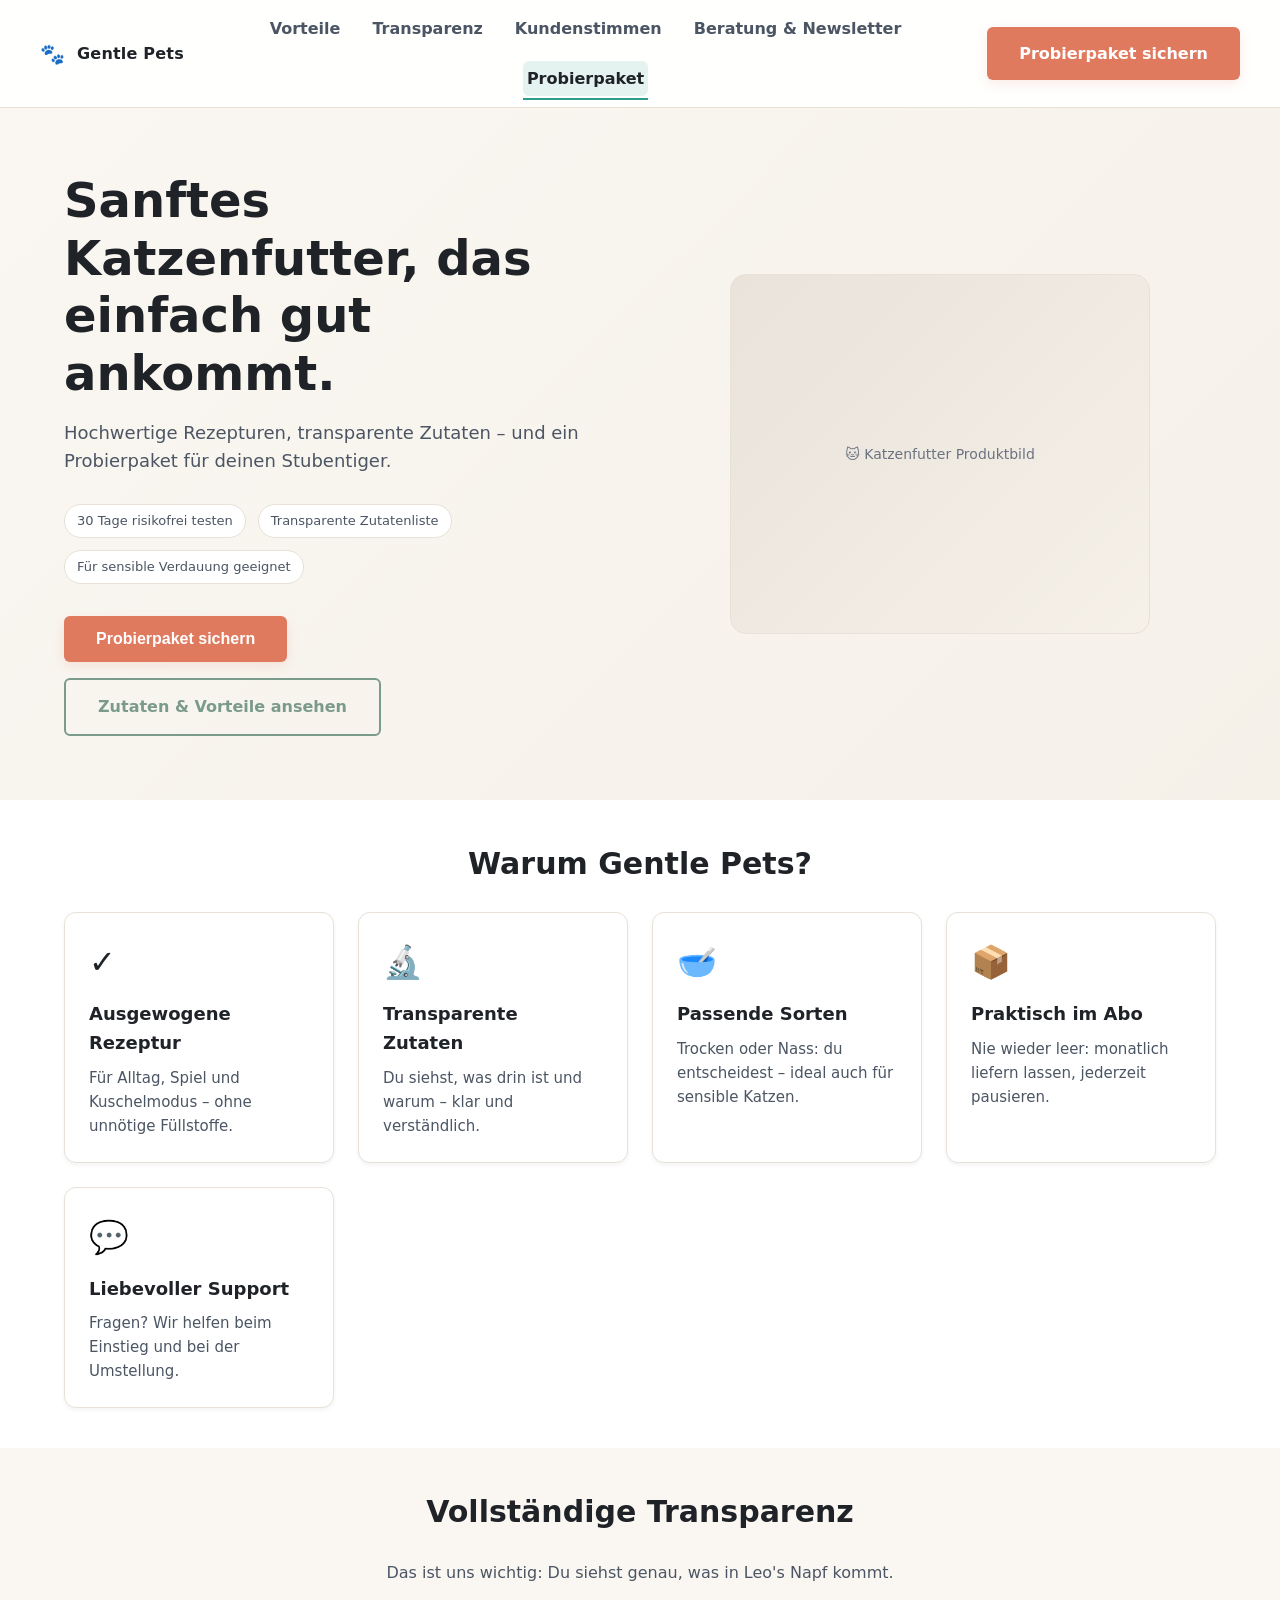
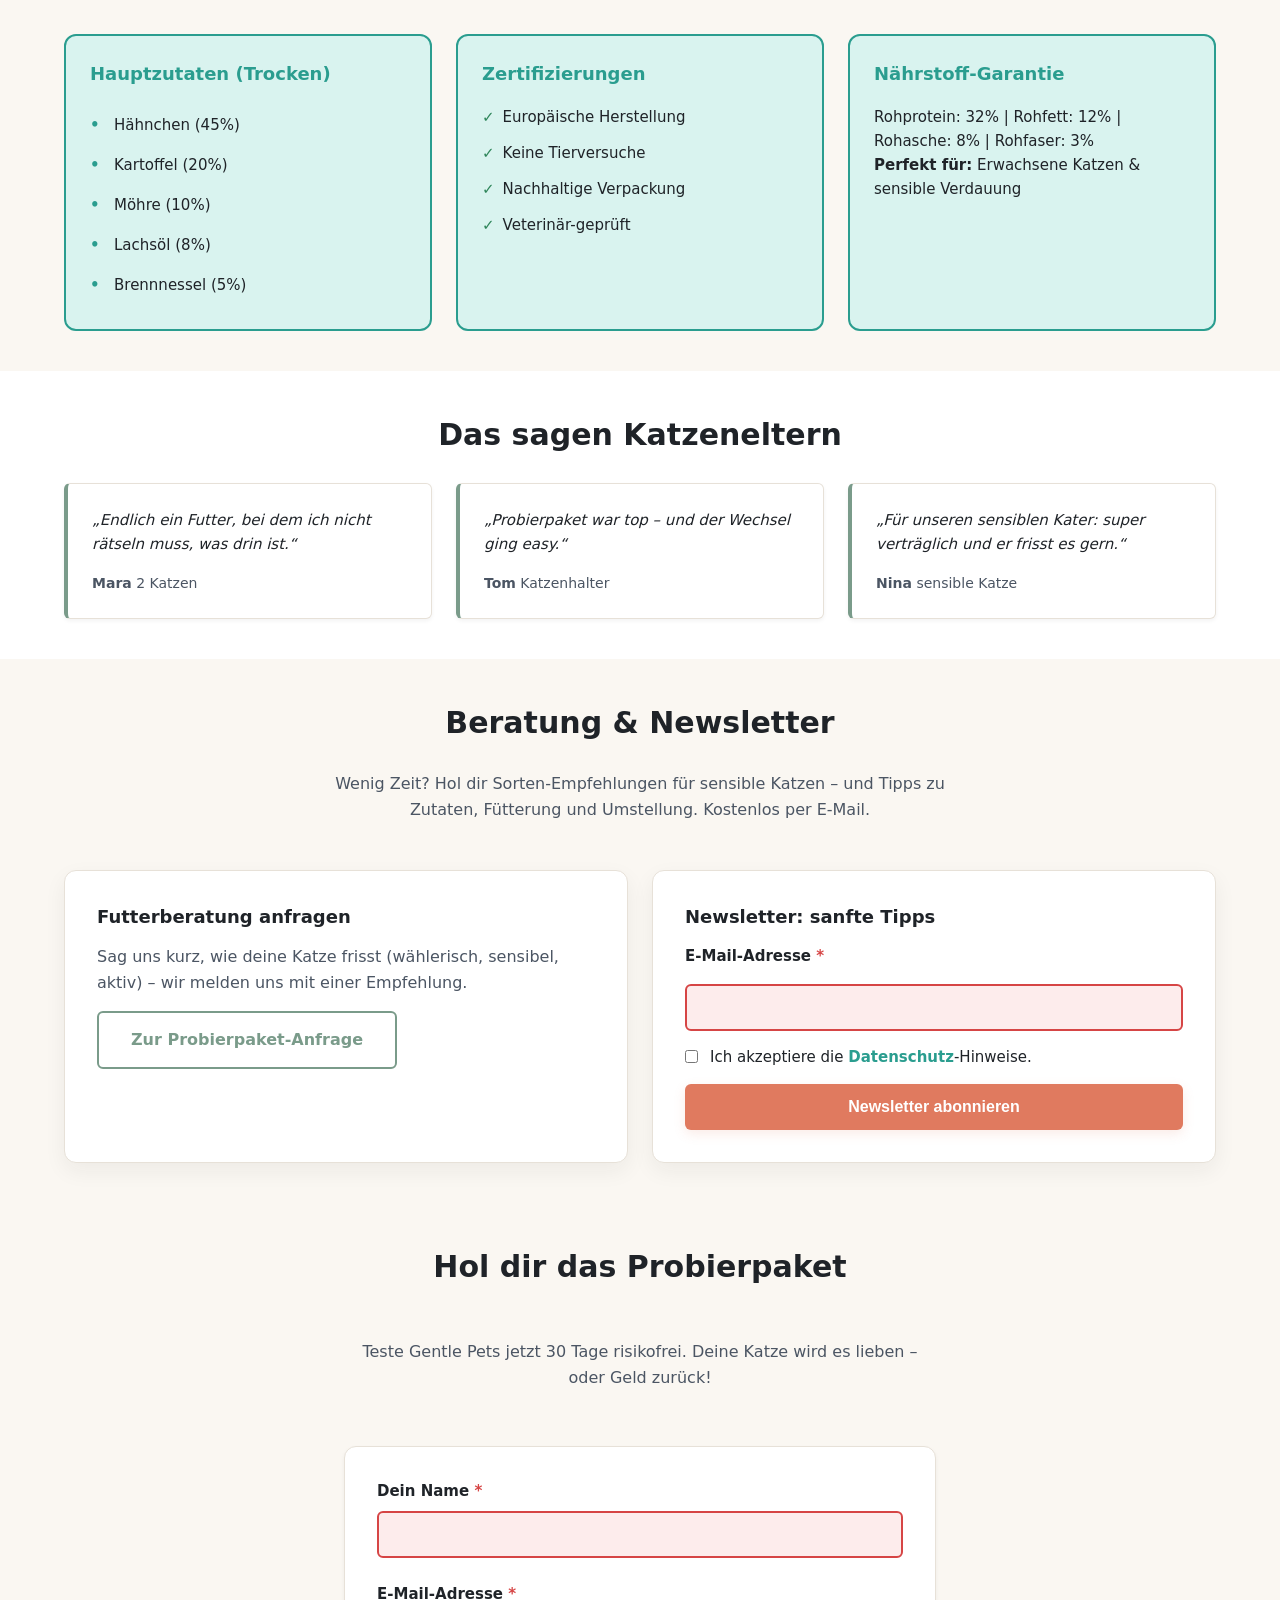
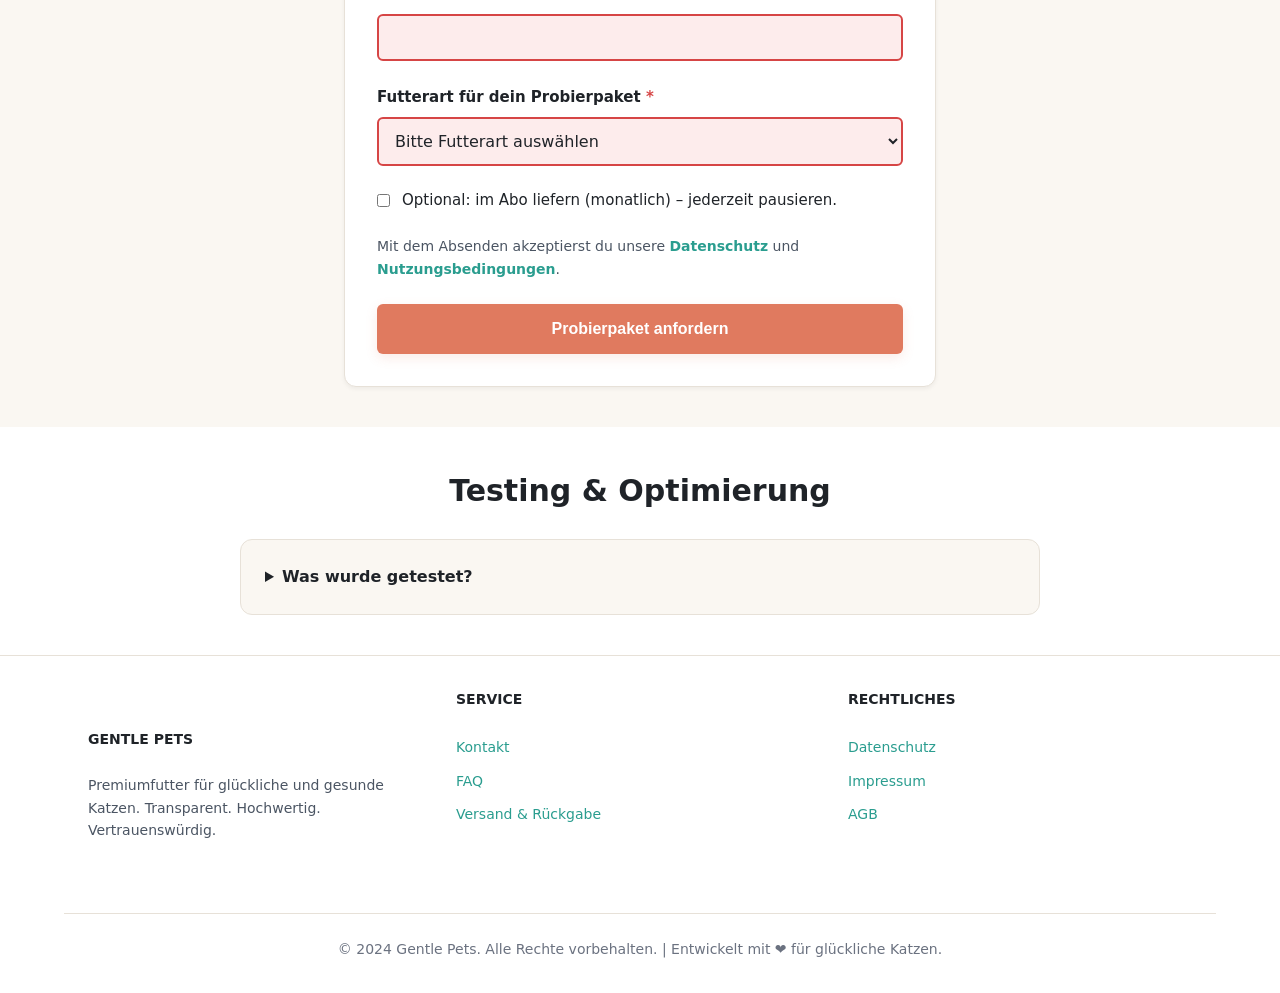
<file: docs/index.html>
<!doctype html>
<html lang="de">
  <head>
    <!-- =========================================================
      DOKUMENT: Gentle Pets – Landingpage (Katzenfutter)
      ZIEL: Klare Struktur, semantische Elemente, Navigation, A11y-Basics
      HINWEIS: CSS/JS bleiben extern (styles.css, main.js)
    ========================================================== -->
    <meta charset="UTF-8" />
    <meta name="viewport" content="width=device-width, initial-scale=1.0" />

    <title>Gentle Pets – Katzenfutter | Premium & Transparent</title>

    <!-- SEO (optional, aber sinnvoll) -->
    <meta
      name="description"
      content="Sanftes Katzenfutter für empfindliche Mägen: transparent, hochwertig, ohne unnötige Füllstoffe. Probierpaket 30 Tage risikofrei testen."
    />

    <link rel="stylesheet" href="css/styles.css" />
  </head>

  <body>
    <!-- Skip-Link für Tastatur-Navigation -->
    <a class="skip-link" href="#main">Zum Inhalt springen</a>

    <div class="page-wrapper">
      <!-- =========================================================
        HEADER + NAV
        - Brand/Logo
        - Primäre Navigation (Sprungmarken)
        - Primäre CTA im Header (optional)
      ========================================================== -->
      <header class="site-header" role="banner">
        <div class="container header-inner">
          <a class="brand" href="#" aria-label="Gentle Pets Startseite">
            <span class="brand-mark" aria-hidden="true">🐾</span>
            <span class="brand-name">Gentle Pets</span>
          </a>

          <nav class="site-nav" aria-label="Hauptnavigation">
            <ul class="nav-list">
              <li class="nav-item">
                <a class="nav-link" href="#vorteile">Vorteile</a>
              </li>
              <li class="nav-item">
                <a class="nav-link" href="#transparenz">Transparenz</a>
              </li>
              <li class="nav-item">
                <a class="nav-link" href="#stimmen">Kundenstimmen</a>
              </li>
              <li class="nav-item">
                <a class="nav-link" href="#beratung">Beratung & Newsletter</a>
              </li>
              <li class="nav-item">
                <a class="nav-link" href="#probierpaket">Probierpaket</a>
              </li>
            </ul>
          </nav>

          <div class="header-cta">
            <a
              class="btn btn-primary"
              href="#probierpaket"
              aria-label="Zum Probierpaket Formular"
            >
              Probierpaket sichern
            </a>
          </div>
        </div>
      </header>

      <!-- =========================================================
        MAIN (Inhaltsbereich)
      ========================================================== -->
      <main id="main" class="site-main" role="main">
        <!-- =======================================================
          HERO
          - Primäre Botschaft + CTA
          - Bild/Visual als figure
        ======================================================== -->
        <section class="hero" aria-labelledby="hero-title">
          <div class="container">
            <div class="hero-grid">
              <div class="hero-content">
                <h1 id="hero-title" class="hero-headline">
                  Sanftes Katzenfutter, das einfach gut ankommt.
                </h1>

                <p class="hero-subline">
                  Hochwertige Rezepturen, transparente Zutaten – und ein
                  Probierpaket für deinen Stubentiger.
                </p>

                <ul class="hero-trust-list" aria-label="Vertrauensmerkmale">
                  <li class="hero-trust-item">30 Tage risikofrei testen</li>
                  <li class="hero-trust-item">Transparente Zutatenliste</li>
                  <li class="hero-trust-item">Für sensible Verdauung geeignet</li>
                </ul>

                <div class="cta-group" role="group" aria-label="Hauptaktionen">
                  <button
                    class="btn btn-primary"
                    id="cta-hero"
                    type="button"
                    aria-label="Probierpaket sichern"
                  >
                    Probierpaket sichern
                  </button>

                  <a
                    class="btn btn-secondary"
                    id="cta-secondary"
                    href="#transparenz"
                    aria-label="Zutaten und Vorteile ansehen"
                  >
                    Zutaten &amp; Vorteile ansehen
                  </a>
                </div>
              </div>

              <div class="hero-image">
                <figure class="hero-figure">
                  <div
                    class="image-placeholder"
                    role="img"
                    aria-label="Produktbild Katzenfutter (Platzhalter)"
                  >
                    🐱 Katzenfutter Produktbild
                  </div>
                  <figcaption class="sr-only">
                    Gentle Pets Premium-Katzenfutter – Produktansicht.
                  </figcaption>
                </figure>
              </div>
            </div>
          </div>
        </section>

       

        <!-- =======================================================
          VORTEILE / USPs
          - Section-ID für Nav
          - Liste von Cards (article)
        ======================================================== -->
        <section id="vorteile" class="usps" aria-labelledby="usps-title">
          <div class="container">
            <h2 id="usps-title" class="section-title">Warum Gentle Pets?</h2>

            <div id="usps-grid" class="usps-grid" role="list">
              <article class="usp-card" role="listitem">
                <div class="usp-icon" aria-hidden="true">✓</div>
                <h3 class="usp-title">Ausgewogene Rezeptur</h3>
                <p class="usp-description">
                  Entwickelt für empfindliche Verdauung mit hochwertigen
                  Proteinen und ohne unnötige Füllstoffe.
                </p>
              </article>

              <article class="usp-card" role="listitem">
                <div class="usp-icon" aria-hidden="true">🍃</div>
                <h3 class="usp-title">Natürliche Zutaten</h3>
                <p class="usp-description">
                  Nur das Beste aus der Natur. Keine künstlichen Farb- oder
                  Konservierungsstoffe.
                </p>
              </article>

              <article class="usp-card" role="listitem">
                <div class="usp-icon" aria-hidden="true">🔬</div>
                <h3 class="usp-title">Transparente Inhaltsliste</h3>
                <p class="usp-description">
                  Jede Zutat ist benannt und verständlich. Keine versteckten
                  Inhaltsstoffe.
                </p>
              </article>

              <article class="usp-card" role="listitem">
                <div class="usp-icon" aria-hidden="true">💚</div>
                <h3 class="usp-title">Beliebt bei Katzen</h3>
                <p class="usp-description">
                  Leckermaul-getestet. 89% der Katzen mögen es vom ersten Bissen
                  an.
                </p>
              </article>

              <article class="usp-card" role="listitem">
                <div class="usp-icon" aria-hidden="true">🏆</div>
                <h3 class="usp-title">Zukunftsorientiert</h3>
                <p class="usp-description">
                  Nachhaltige Verpackung und ethische Beschaffung – für eine
                  bessere Zukunft.
                </p>
              </article>
            </div>
          </div>
        </section>

        <!-- =======================================================
          TRANSPARENZ / ZUTATEN
          - Bereits vorhandene ID behalten
          - Inhalte als Cards (article) + semantische Listen
        ======================================================== -->
        <section
          class="transparenz"
          id="transparenz"
          aria-labelledby="transparenz-title"
        >
          <div class="container">
            <h2 id="transparenz-title" class="section-title">
              Vollständige Transparenz
            </h2>
            <p class="section-subtitle">
              Das ist uns wichtig: Du siehst genau, was in Leo's Napf kommt.
            </p>

            <div class="transparenz-grid">
              <article
                class="info-card info-card-teal"
                aria-labelledby="zutaten-title"
              >
                <h3 id="zutaten-title" class="info-card-title">
                  Hauptzutaten (Trocken)
                </h3>
                <ul class="ingredients-list">
                  <li>Hähnchen (45%)</li>
                  <li>Kartoffel (20%)</li>
                  <li>Möhre (10%)</li>
                  <li>Lachsöl (8%)</li>
                  <li>Brennnessel (5%)</li>
                </ul>
              </article>

              <article
                class="info-card info-card-teal"
                aria-labelledby="zert-title"
              >
                <h3 id="zert-title" class="info-card-title">
                  Zertifizierungen
                </h3>
                <ul class="certifications-list">
                  <li class="certification-item">
                    <span class="certification-check" aria-hidden="true"
                      >✓</span
                    >
                    Europäische Herstellung
                  </li>
                  <li class="certification-item">
                    <span class="certification-check" aria-hidden="true"
                      >✓</span
                    >
                    Keine Tierversuche
                  </li>
                  <li class="certification-item">
                    <span class="certification-check" aria-hidden="true"
                      >✓</span
                    >
                    Nachhaltige Verpackung
                  </li>
                  <li class="certification-item">
                    <span class="certification-check" aria-hidden="true"
                      >✓</span
                    >
                    Veterinär-geprüft
                  </li>
                </ul>
              </article>

              <article
                class="info-card info-card-teal"
                aria-labelledby="naehr-title"
              >
                <h3 id="naehr-title" class="info-card-title">
                  Nährstoff-Garantie
                </h3>
                <p class="nutrient-info">
                  Rohprotein: 32% | Rohfett: 12% | Rohasche: 8% | Rohfaser: 3%
                </p>
                <p class="nutrient-info">
                  <strong>Perfekt für:</strong> Erwachsene Katzen &amp; sensible
                  Verdauung
                </p>
              </article>
            </div>
          </div>
        </section>

        <!-- =======================================================
          KUNDENSTIMMEN
          - ID für Nav
          - Testimonials als figure/blockquote
        ======================================================== -->
        <section
          id="stimmen"
          class="testimonials"
          aria-labelledby="testimonials-title"
        >
          <div class="container">
            <h2 id="testimonials-title" class="section-title">
              Das sagen Katzeneltern
            </h2>

            <div id="testimonials-grid" class="testimonials-grid">
              <figure class="testimonial-card">
                <blockquote class="testimonial-text">
                  „Endlich ein Futter, bei dem ich nicht rätseln muss, was drin
                  ist. Leo's Verdauung ist seitdem perfekt!“
                </blockquote>
                <figcaption class="testimonial-author">
                  <span class="testimonial-name">Sarah M.</span>
                  <span class="testimonial-cat">Leo, 5 Jahre</span>
                </figcaption>
              </figure>

              <figure class="testimonial-card">
                <blockquote class="testimonial-text">
                  „Meine Luna war immer sehr wählerisch. Mit Gentle Pets frisst
                  sie begeistert – und der Preis ist es wert.“
                </blockquote>
                <figcaption class="testimonial-author">
                  <span class="testimonial-name">Marc K.</span>
                  <span class="testimonial-cat">Luna, 3 Jahre</span>
                </figcaption>
              </figure>

              <figure class="testimonial-card">
                <blockquote class="testimonial-text">
                  „Transparenz war mir wichtig. Hier sehe ich genau, was meine
                  Katze frisst. Sehr zu empfehlen!“
                </blockquote>
                <figcaption class="testimonial-author">
                  <span class="testimonial-name">Anna H.</span>
                  <span class="testimonial-cat">Mittens, 7 Jahre</span>
                </figcaption>
              </figure>
            </div>
          </div>
        </section>

        <section
          id="beratung"
          class="beratung"
          aria-labelledby="beratung-title"
        >
          <div class="container">
            <h2 id="beratung-title" class="section-title">
              Beratung & Newsletter
            </h2>
            <p class="section-subtitle">
              Wenig Zeit? Hol dir Sorten-Empfehlungen für sensible Katzen – und
              Tipps zu Zutaten, Fütterung und Umstellung. Kostenlos per E-Mail.
            </p>

            <div class="beratung-grid">
              <article
                class="beratung-card"
                aria-labelledby="beratung-card-title"
              >
                <h3 id="beratung-card-title" class="beratung-title">
                  Futterberatung anfragen
                </h3>
                <p class="beratung-text">
                  Sag uns kurz, wie deine Katze frisst (wählerisch, sensibel,
                  aktiv) – wir melden uns mit einer Empfehlung.
                </p>
                <a class="btn btn-secondary" href="#probierpaket"
                  >Zur Probierpaket-Anfrage</a
                >
              </article>

              <article class="beratung-card" aria-labelledby="newsletter-title">
                <h3 id="newsletter-title" class="beratung-title">
                  Newsletter: sanfte Tipps
                </h3>
                <form id="newsletter-form" class="newsletter-form" novalidate>
                  <label class="form-label" for="newsletter-email">
                    E-Mail-Adresse <span class="required">*</span>
                  </label>
                  <input
                    id="newsletter-email"
                    name="newsletter-email"
                    type="email"
                    class="form-input"
                    inputmode="email"
                    autocomplete="email"
                    required
                    aria-invalid="false"
                    aria-describedby="newsletter-email-error"
                  />
                  <div
                    id="newsletter-email-error"
                    class="error-message"
                    role="alert"
                    aria-live="polite"
                  ></div>

                  <label class="checkbox">
                    <input id="newsletter-consent" type="checkbox" required />
                    <span
                      >Ich akzeptiere die
                      <a href="#">Datenschutz</a>-Hinweise.</span
                    >
                  </label>

                  <button type="submit" class="btn btn-primary">
                    Newsletter abonnieren
                  </button>
                  <p
                    id="newsletter-success"
                    class="newsletter-success hidden"
                    aria-live="polite"
                  ></p>
                </form>
              </article>
            </div>
          </div>
        </section>

        <!-- =======================================================
          FORMULAR / PROBIERPAKET
          - ID für Nav
          - A11y: autocomplete, required, aria-describedby bleibt
        ======================================================== -->
        <section
          id="probierpaket"
          class="form-section"
          aria-labelledby="form-title"
        >
          <div class="container form-container">
            <div id="form-wrapper" class="form-wrapper">
              <h2 id="form-title" class="section-title">
                Hol dir das Probierpaket
              </h2>
              <p class="form-subtitle">
                Teste Gentle Pets jetzt 30 Tage risikofrei. Deine Katze wird es
                lieben – oder Geld zurück!
              </p>

              <form id="probierpaket-form" class="form" novalidate>
                <div class="form-group">
                  <label for="name" class="form-label">
                    Dein Name <span class="required">*</span>
                  </label>
                  <input
                    type="text"
                    id="name"
                    name="name"
                    class="form-input"
                    required
                    autocomplete="name"
                    aria-invalid="false"
                    aria-describedby="name-error"
                  />
                  <div
                    id="name-error"
                    class="error-message"
                    role="alert"
                    aria-live="polite"
                  ></div>
                </div>

                <div class="form-group">
                  <label for="email" class="form-label">
                    E-Mail-Adresse <span class="required">*</span>
                  </label>
                  <input
                    type="email"
                    id="email"
                    name="email"
                    class="form-input"
                    required
                    autocomplete="email"
                    inputmode="email"
                    aria-invalid="false"
                    aria-describedby="email-error"
                  />
                  <div
                    id="email-error"
                    class="error-message"
                    role="alert"
                    aria-live="polite"
                  ></div>
                </div>

                <div class="form-group">
                  <label for="futterwahl" class="form-label">
                    Futterart für dein Probierpaket
                    <span class="required">*</span>
                  </label>
                  <select
                    id="futterwahl"
                    name="futterwahl"
                    class="form-input"
                    required
                    aria-invalid="false"
                    aria-describedby="futterwahl-error"
                  >
                    <option value="" selected>
                      Bitte Futterart auswählen
                    </option>
                    <option value="trocken">Trockenfutter (500g)</option>
                    <option value="nass">Nassfutter Variety (6x 100g)</option>
                    <option value="mix">
                      Mix-Paket (250g Trocken + 3x 100g Nass)
                    </option>
                  </select>
                  <div
                    id="futterwahl-error"
                    class="error-message"
                    role="alert"
                    aria-live="polite"
                  ></div>
                </div>

                <div class="form-group">
                  <label class="checkbox" for="abo">
                    <input type="checkbox" id="abo" name="abo" />
                    <span
                      >Optional: im Abo liefern (monatlich) – jederzeit
                      pausieren.</span
                    >
                  </label>
                </div>

                <p class="form-disclaimer">
                  Mit dem Absenden akzeptierst du unsere
                  <a href="#">Datenschutz</a> und
                  <a href="#">Nutzungsbedingungen</a>.
                </p>

                <button type="submit" class="btn btn-primary btn-submit">
                  Probierpaket anfordern
                </button>
              </form>
            </div>

            <div
              id="success-message"
              class="success-message hidden"
              aria-live="polite"
            >
              <div class="success-icon" aria-hidden="true">✓</div>
              <h3 class="success-title">Juhu! 🎉</h3>
              <p class="success-text">
                Danke, <span id="success-name"></span>! Wir haben deine Anfrage
                erhalten und senden dir unter
                <span id="success-email"></span> in Kürze alle Details und eine
                Versandbestätigung.
              </p>
              <p class="success-text success-text-secondary">
                Dein <span id="success-product"></span> kommt in 2–3 Werktagen
                an. Viel Spaß beim Ausprobieren! 😺
              </p>
            </div>
          </div>
        </section>

        <section class="testing" aria-labelledby="testing-title">
          <div class="container">
            <h2 id="testing-title" class="section-title">
              Testing & Optimierung
            </h2>
            <details class="testing-details">
              <summary>Was wurde getestet?</summary>
              <ul class="testing-list">
                <li>
                  <strong>Methode:</strong> Keyboard- und Screenreader-Check
                  (Fokusführung, Alerts, Labels) + Mobile-Viewport-Test.
                </li>
                <li>
                  <strong>Ergebnis:</strong> Navigation ist per Tastatur
                  vollständig bedienbar; Skip-Link sichtbar bei Fokus.
                </li>
                <li>
                  <strong>Verbesserung:</strong> Formular-Fehler werden zentral
                  (Alert) und feldbezogen angezeigt; Reduced Motion wird
                  respektiert.
                </li>
              </ul>
            </details>
          </div>
        </section>
      </main>

      <!-- =========================================================
        FOOTER
        - Ergänzt: Footer-Navigation (optional)
      ========================================================== -->
      <footer class="footer" role="contentinfo">
        <div class="container">
          <div class="footer-grid">
            <section class="footer-section" aria-labelledby="footer-brand">
              <h4 id="footer-brand" class="footer-title">Gentle Pets</h4>
              <p class="footer-text">
                Premiumfutter für glückliche und gesunde Katzen. Transparent.
                Hochwertig. Vertrauenswürdig.
              </p>
            </section>

            <nav class="footer-section" aria-label="Service Links">
              <h4 class="footer-title">Service</h4>
              <ul class="footer-links">
                <li><a href="#">Kontakt</a></li>
                <li><a href="#">FAQ</a></li>
                <li><a href="#">Versand &amp; Rückgabe</a></li>
              </ul>
            </nav>

            <nav class="footer-section" aria-label="Rechtliches">
              <h4 class="footer-title">Rechtliches</h4>
              <ul class="footer-links">
                <li><a href="#">Datenschutz</a></li>
                <li><a href="#">Impressum</a></li>
                <li><a href="#">AGB</a></li>
              </ul>
            </nav>
          </div>

          <div class="footer-bottom">
            <p class="footer-copyright">
              © 2024 Gentle Pets. Alle Rechte vorbehalten. | Entwickelt mit ❤️
              für glückliche Katzen.
            </p>
          </div>
        </div>
      </footer>
    </div>

    <script src="js/main.js"></script>
  </body>
</html>
</file>
<file: docs/css/styles.css>
/* ===== CSS-VARIABLEN (Palette A) ===== */
:root {
  /* Hintergründe */
  --bg: #faf7f2;
  --surface: #ffffff;
  --border: #e7e1d8;

  /* Text */
  --text: #1f2328;
  --text-2: #4b5563;
  --muted: #6b7280;

  /* Primär (CTA) */
  --primary: #e07a5f;
  --primary-hover: #d9684f;

  /* Sekundär (Brand/Natur) */
  --secondary: #7a9b8a;
  --secondary-hover: #6a8d7d;

  /* Info/Trust (Zutaten, Transparenz) */
  --info: #2a9d8f;
  --info-tint: #d9f3ef;

  /* Fokus */
  --focus: #2a9d8f;

  /* Zustände */
  --success: #2f855a;
  --warning: #b7791f;
  --error: #d64545;
  --error-tint: #fdecec;

  /* Spacing */
  --spacing-xs: 0.5rem;
  --spacing-sm: 0.75rem;
  --spacing-md: 1rem;
  --spacing-lg: 1.5rem;
  --spacing-xl: 2rem;
  --spacing-2xl: 3rem;

  /* Border Radius */
  --radius-sm: 0.375rem;
  --radius-md: 0.75rem;
  --radius-lg: 1rem;

  /* Shadows */
  --shadow-sm: 0 2px 4px rgba(0, 0, 0, 0.05);
  --shadow-md: 0 4px 12px rgba(224, 122, 95, 0.15);
  --shadow-lg: 0 6px 16px rgba(224, 122, 95, 0.25);

  /* Transitions */
  --transition: all 0.2s ease;
}

/* ===== RESET & GLOBALE STYLES ===== */
* {
  margin: 0;
  padding: 0;
  box-sizing: border-box;
}

html {
  scroll-behavior: smooth;
}

body {
  font-family:
    system-ui,
    -apple-system,
    "Segoe UI",
    Roboto,
    sans-serif;
  background-color: var(--bg);
  color: var(--text);
  line-height: 1.6;
  font-size: 1rem;
  -webkit-font-smoothing: antialiased;
  text-rendering: optimizeLegibility;
}

.page-wrapper {
  display: flex;
  flex-direction: column;
  min-height: 100vh;
}

/* ===== CONTAINER ===== */
.container {
  width: 100%;
  max-width: 1200px;
  margin: 0 auto;
  padding: 0 var(--spacing-lg);
}

/* ===== HEADER + NAV ===== */
.site-header {
  background-color: rgba(255, 255, 255, 0.9);
  border-bottom: 1px solid var(--border);
  position: sticky;
  top: 0;
  z-index: 50;
  backdrop-filter: blur(10px);
}

.header-inner {
  display: flex;
  align-items: center;
  justify-content: space-between;
  gap: var(--spacing-lg);
  padding: var(--spacing-md) 0;
}

.brand {
  display: inline-flex;
  align-items: center;
  gap: var(--spacing-sm);
  color: var(--text);
  text-decoration: none;
  font-weight: 800;
}

.brand-mark {
  font-size: 1.25rem;
}

.brand-name {
  font-size: 1rem;
  letter-spacing: 0.2px;
}

.site-nav {
  flex: 1;
  display: flex;
  justify-content: center;
}

.nav-list {
  list-style: none;
  display: flex;
  align-items: center;
  gap: var(--spacing-lg);
  margin: 0;
  padding: 0;
  flex-wrap: wrap;
  justify-content: center;
}

.nav-link {
  color: var(--text-2);
  text-decoration: none;
  font-weight: 600;
  padding: 0.5rem 0.25rem;
  border-radius: var(--radius-sm);
  transition: var(--transition);
}

.nav-link:hover,
.nav-link:focus {
  color: var(--text);
  background-color: rgba(42, 157, 143, 0.08);
}

.nav-link[aria-current="page"],
.nav-link.is-active {
  color: var(--text);
  background-color: rgba(42, 157, 143, 0.12);
}

.header-cta {
  display: flex;
  align-items: center;
}

/* ===== SKIP LINK ===== */
.skip-link {
  position: absolute;
  left: var(--spacing-lg);
  top: var(--spacing-lg);
  transform: translateY(-200%);
  background-color: var(--surface);
  border: 2px solid var(--info);
  color: var(--text);
  padding: 0.75rem 1rem;
  border-radius: var(--radius-sm);
  z-index: 100;
  text-decoration: none;
  box-shadow: var(--shadow-sm);
}

.skip-link:focus {
  transform: translateY(0);
  outline: none;
}

/* ===== HERO-BEREICH ===== */
.hero {
  background: linear-gradient(135deg, #faf7f2 0%, #f5f0e8 100%);
  padding: calc(var(--spacing-2xl) + 1rem) var(--spacing-lg);
}

.hero-grid {
  display: grid;
  grid-template-columns: repeat(auto-fit, minmax(300px, 1fr));
  gap: var(--spacing-2xl);
  align-items: center;
}

.hero-figure {
  width: 100%;
  max-width: 420px;
}

.image-placeholder {
  width: 100%;
  height: 360px;
  background: linear-gradient(
    135deg,
    rgba(231, 225, 216, 0.9),
    rgba(245, 240, 232, 0.9)
  );
  border: 1px solid var(--border);
  border-radius: var(--radius-lg);
  display: flex;
  justify-content: center;
  align-items: center;
  color: var(--muted);
  font-size: 0.875rem;
  text-align: center;
  padding: var(--spacing-lg);
}

.hero-content {
  display: flex;
  flex-direction: column;
  gap: var(--spacing-md);
}

.hero-headline {
  font-size: clamp(2rem, 5vw, 3rem);
  line-height: 1.2;
  font-weight: 700;
  color: var(--text);
}

.hero-subline {
  font-size: 1.125rem;
  line-height: 1.6;
  color: var(--text-2);
}

.cta-group {
  display: flex;
  flex-wrap: wrap;
  gap: var(--spacing-md);
  margin-top: var(--spacing-md);
}

.hero-trust-list {
  list-style: none;
  display: flex;
  flex-wrap: wrap;
  gap: var(--spacing-sm);
  margin-top: var(--spacing-sm);
  padding: 0;
}

.hero-trust-item {
  border: 1px solid var(--border);
  background-color: var(--surface);
  border-radius: 999px;
  padding: 0.35rem 0.75rem;
  font-size: 0.8125rem;
  color: var(--text-2);
}

.hero-image {
  display: flex;
  justify-content: center;
  align-items: center;
}

/* ===== BUTTONS ===== */
.btn {
  border: none;
  padding: 0.875rem 2rem;
  font-size: 1rem;
  font-weight: 600;
  border-radius: var(--radius-sm);
  cursor: pointer;
  transition: var(--transition);
  outline: none;
  display: inline-flex;
  align-items: center;
  justify-content: center;
  text-decoration: none;
}

.btn:focus-visible {
  outline: 3px solid var(--focus);
  outline-offset: 2px;
}

.btn-primary {
  background-color: var(--primary);
  color: #ffffff;
  box-shadow: var(--shadow-md);
}

.btn-primary:hover,
.btn-primary:focus {
  background-color: var(--primary-hover);
  box-shadow: var(--shadow-lg);
}

.btn-primary:active {
  transform: scale(0.98);
}

.btn-primary:disabled {
  opacity: 0.7;
  cursor: not-allowed;
}

a.btn {
  text-decoration: none;
}

a.btn:visited {
  color: inherit;
}

.btn-secondary {
  background-color: transparent;
  color: var(--secondary);
  border: 2px solid var(--secondary);
}

.btn-secondary:hover,
.btn-secondary:focus {
  background-color: var(--secondary);
  color: #ffffff;
}

.btn-submit {
  width: 100%;
  padding: 1rem;
  font-weight: 700;
}

/* ===== SECTION STYLES ===== */
section {
  padding: calc(var(--spacing-2xl) - 0.5rem) var(--spacing-lg);
  flex: 1;
}

.section-title {
  font-size: 1.875rem;
  font-weight: 700;
  margin-bottom: var(--spacing-lg);
  text-align: center;
  color: var(--text);
}

.section-subtitle {
  font-size: 1rem;
  color: var(--text-2);
  text-align: center;
  margin-bottom: var(--spacing-2xl);
  max-width: 60ch;
  margin-left: auto;
  margin-right: auto;
}

/* ===== CUSTOMER JOURNEY ===== */
.journey {
  background-color: var(--surface);
}

.journey-grid {
  display: grid;
  grid-template-columns: repeat(auto-fit, minmax(240px, 1fr));
  gap: var(--spacing-lg);
}

.journey-card {
  background-color: var(--surface);
  border: 1px solid var(--border);
  border-radius: var(--radius-md);
  padding: var(--spacing-lg);
  box-shadow: var(--shadow-sm);
}

.journey-step {
  display: inline-block;
  margin-bottom: var(--spacing-xs);
  font-size: 0.8125rem;
  font-weight: 700;
  letter-spacing: 0.04em;
  text-transform: uppercase;
  color: var(--info);
}

.journey-card-title {
  font-size: 1.1rem;
  margin-bottom: var(--spacing-xs);
}

.journey-card-text {
  color: var(--text-2);
  font-size: 0.9375rem;
}

/* ===== USPs / VORTEILE ===== */
.usps {
  background-color: var(--surface);
}

.usps-grid {
  display: grid;
  grid-template-columns: repeat(auto-fit, minmax(250px, 1fr));
  gap: var(--spacing-lg);
}

.usp-card {
  background-color: var(--surface);
  border: 1px solid var(--border);
  border-radius: var(--radius-md);
  padding: var(--spacing-lg);
  box-shadow: var(--shadow-sm);
  transition:
    transform 0.2s ease,
    box-shadow 0.2s ease,
    border-color 0.2s ease;
}

.usp-card:hover {
  border-color: rgba(122, 155, 138, 0.6);
  box-shadow: 0 10px 28px rgba(31, 35, 40, 0.08);
  transform: translateY(-2px);
}

.usp-icon {
  font-size: 2rem;
  margin-bottom: var(--spacing-sm);
}

.usp-title {
  font-size: 1.125rem;
  font-weight: 600;
  margin-bottom: var(--spacing-xs);
  color: var(--text);
}

.usp-description {
  font-size: 0.9375rem;
  line-height: 1.6;
  color: var(--text-2);
}

/* ===== TRANSPARENZ / ZUTATEN ===== */
.transparenz {
  background-color: var(--bg);
}

.transparenz-grid {
  display: grid;
  grid-template-columns: repeat(auto-fit, minmax(280px, 1fr));
  gap: var(--spacing-lg);
}

.info-card {
  background-color: var(--info-tint);
  border: 2px solid var(--info);
  border-radius: var(--radius-md);
  padding: var(--spacing-lg);
}

.info-card-teal {
  background-color: var(--info-tint);
  border-color: var(--info);
}

.info-card-title {
  font-size: 1.125rem;
  font-weight: 700;
  color: var(--info);
  margin-bottom: var(--spacing-md);
}

.ingredients-list {
  list-style: none;
  padding: 0;
  margin: 0;
}

.ingredients-list li {
  font-size: 0.9375rem;
  padding: 0.5rem 0;
  padding-left: var(--spacing-lg);
  position: relative;
  color: var(--text);
}

.ingredients-list li::before {
  content: "•";
  position: absolute;
  left: 0;
  color: var(--info);
  font-weight: 700;
}

.certifications-list {
  display: flex;
  flex-direction: column;
  gap: var(--spacing-sm);
}

.certification-item {
  font-size: 0.9375rem;
  color: var(--text);
  display: flex;
  align-items: center;
  gap: var(--spacing-xs);
}

.certification-check {
  color: var(--success);
  font-weight: 700;
}

.nutrient-info {
  font-size: 0.9375rem;
  line-height: 1.6;
  color: var(--text);
  margin: 0;
}

/* ===== TESTIMONIALS ===== */
.testimonials {
  background-color: var(--surface);
}

.testimonials-grid {
  display: grid;
  grid-template-columns: repeat(auto-fit, minmax(300px, 1fr));
  gap: var(--spacing-lg);
}

.testimonial-card {
  background-color: var(--surface);
  border: 1px solid var(--border);
  border-left: 4px solid var(--secondary);
  border-radius: var(--radius-sm);
  padding: var(--spacing-lg);
  box-shadow: var(--shadow-sm);
  transition:
    transform 0.2s ease,
    box-shadow 0.2s ease;
}

.testimonial-card:hover {
  transform: translateY(-2px);
  box-shadow: 0 10px 28px rgba(31, 35, 40, 0.08);
}

.testimonial-text {
  font-size: 0.9375rem;
  line-height: 1.6;
  margin-bottom: var(--spacing-md);
  color: var(--text);
  font-style: italic;
  quotes: "„" "“";
}

.testimonial-author {
  font-size: 0.875rem;
  color: var(--text-2);
}

.testimonial-name {
  margin: 0.25rem 0;
  font-weight: 600;
}

.testimonial-cat {
  margin: 0.25rem 0;
}

/* ===== BERATUNG / NEWSLETTER ===== */
.beratung {
  background-color: var(--bg);
}

.beratung-grid {
  display: grid;
  grid-template-columns: repeat(auto-fit, minmax(280px, 1fr));
  gap: var(--spacing-lg);
}

.beratung-card {
  background-color: var(--surface);
  border: 1px solid var(--border);
  border-radius: var(--radius-md);
  padding: var(--spacing-xl);
  box-shadow: 0 8px 22px rgba(31, 35, 40, 0.06);
  transition: var(--transition);
}

.beratung-card:hover {
  transform: translateY(-2px);
  box-shadow: var(--shadow-md);
}

.beratung-title {
  font-size: 1.125rem;
  font-weight: 800;
  margin-bottom: var(--spacing-sm);
}

.beratung-text {
  color: var(--text-2);
  margin-bottom: var(--spacing-md);
}

.newsletter-form {
  display: flex;
  flex-direction: column;
  gap: var(--spacing-md);
}

.newsletter-success {
  margin: 0;
  font-weight: 700;
  color: var(--success);
}

.newsletter-success.hidden {
  display: none;
}

/* ===== CHECKBOX ===== */
.checkbox {
  display: inline-flex;
  align-items: flex-start;
  gap: var(--spacing-sm);
  font-size: 0.9375rem;
  color: var(--text);
  line-height: 1.4;
}

.checkbox input {
  margin-top: 0.2rem;
}

.checkbox a {
  color: var(--info);
  font-weight: 700;
  text-decoration: none;
}

.checkbox a:hover {
  text-decoration: underline;
}

/* ===== TESTING ===== */
.testing {
  background-color: var(--surface);
}

.testing-details {
  max-width: 800px;
  margin: 0 auto;
  background-color: var(--bg);
  border: 1px solid var(--border);
  border-radius: var(--radius-md);
  padding: var(--spacing-lg);
}

.testing-details summary {
  cursor: pointer;
  font-weight: 800;
}

.testing-list {
  margin-top: var(--spacing-md);
  padding-left: 1.25rem;
  color: var(--text-2);
}

/* ===== MICRO-ANIMATIONEN ===== */
/* 1) Nav underline (Transition) */
.nav-link {
  position: relative;
}

.nav-link::after {
  content: "";
  position: absolute;
  left: 0;
  bottom: -4px;
  width: 0;
  height: 2px;
  background-color: var(--info);
  transition: width 0.2s ease;
}

.nav-link:hover::after,
.nav-link:focus::after,
.nav-link.is-active::after {
  width: 100%;
}

/* 2) Card pop (Transition) */
.usp-card,
.testimonial-card {
  transition:
    transform 0.2s ease,
    box-shadow 0.2s ease,
    border-color 0.2s ease;
}

.usp-card:hover,
.testimonial-card:hover {
  transform: translateY(-2px);
}

/* 3) Squash & Stretch (Animationsprinzip sichtbar) */
@keyframes squashPop {
  0% {
    transform: scale(1);
  }
  45% {
    transform: scale(1.08, 0.92);
  }
  70% {
    transform: scale(0.98, 1.02);
  }
  100% {
    transform: scale(1);
  }
}

.success-icon.is-animated {
  animation: squashPop 420ms ease-out;
}

/* Anticipation: leichte Vorbewegung im Hero */
@keyframes anticipationIn {
  0% {
    transform: translateY(8px);
    opacity: 0;
  }
  65% {
    transform: translateY(-3px);
    opacity: 1;
  }
  100% {
    transform: translateY(0);
  }
}

.hero-content {
  animation: anticipationIn 520ms ease-out;
}

/* ===== FORMULAR-SEKTION ===== */
.form-section {
  background-color: var(--bg);
}

.form-container {
  max-width: 640px;
  margin: 0 auto;
}

.form-wrapper {
  display: flex;
  flex-direction: column;
  gap: var(--spacing-lg);
}

.form-subtitle {
  font-size: 1rem;
  color: var(--text-2);
  text-align: center;
  margin-bottom: var(--spacing-xl);
}

.form {
  display: flex;
  flex-direction: column;
  gap: var(--spacing-lg);
  background-color: var(--surface);
  padding: var(--spacing-xl);
  border-radius: var(--radius-md);
  border: 1px solid var(--border);
  box-shadow: var(--shadow-sm);
}

.form-group {
  display: flex;
  flex-direction: column;
  gap: var(--spacing-xs);
}

.form-label {
  display: block;
  font-size: 0.9375rem;
  font-weight: 600;
  color: var(--text);
}

.required {
  color: var(--error);
}

.form-input {
  padding: 0.75rem;
  font-size: 1rem;
  border: 2px solid var(--border);
  border-radius: var(--radius-sm);
  background-color: var(--surface);
  transition: var(--transition);
  font-family: inherit;
  color: var(--text);
}

.form-input:focus {
  outline: none;
  border-color: var(--info);
  box-shadow: 0 0 0 3px var(--info-tint);
}

.form-input:invalid:not(:placeholder-shown) {
  border-color: var(--error);
  background-color: var(--error-tint);
}

.form-input.error {
  border-color: var(--error);
  background-color: var(--error-tint);
}

.form-input[aria-invalid="true"] {
  border-color: var(--error);
  background-color: var(--error-tint);
}

.error-message {
  font-size: 0.875rem;
  color: var(--error);
  display: flex;
  gap: var(--spacing-xs);
  align-items: flex-start;
  min-height: 1.25rem;
}

.error-message:empty {
  display: none;
}

.form-disclaimer {
  font-size: 0.875rem;
  color: var(--text-2);
  line-height: 1.6;
}

.form-disclaimer a {
  color: var(--info);
  text-decoration: none;
  font-weight: 600;
  transition: var(--transition);
}

.form-disclaimer a:hover {
  text-decoration: underline;
}

.form-disclaimer a:focus {
  outline: 2px solid var(--info);
  outline-offset: 2px;
}

/* ===== FORM ALERT / SERVER FEEDBACK ===== */
.form-alert {
  display: none;
  align-items: flex-start;
  gap: var(--spacing-sm);
  padding: 0.875rem 1rem;
  border-radius: var(--radius-sm);
  border: 1px solid var(--border);
  background-color: var(--surface);
  color: var(--text);
  line-height: 1.5;
}

.form-alert.is-visible {
  display: flex;
}

.form-alert--error {
  border-color: var(--error);
  background-color: var(--error-tint);
}

.form-alert--success {
  border-color: var(--success);
  background-color: rgba(47, 133, 90, 0.08);
}

.form-alert__icon {
  font-weight: 800;
  flex: 0 0 auto;
}

.form-alert__content {
  display: flex;
  flex-direction: column;
  gap: 0.25rem;
}

.form-alert__title {
  font-weight: 800;
}

.form-alert__text {
  color: var(--text-2);
}

/* ===== SUCCESS MESSAGE ===== */
.success-message {
  background-color: var(--surface);
  border: 1px solid var(--border);
  border-radius: var(--radius-md);
  padding: var(--spacing-2xl) var(--spacing-xl);
  text-align: center;
  animation: slideIn 0.3s ease-out;
}

.success-message.hidden {
  display: none;
}

@keyframes slideIn {
  from {
    opacity: 0;
    transform: translateY(-10px);
  }
  to {
    opacity: 1;
    transform: translateY(0);
  }
}

.success-icon {
  width: 60px;
  height: 60px;
  background-color: var(--info-tint);
  border-radius: 50%;
  display: flex;
  justify-content: center;
  align-items: center;
  margin: 0 auto var(--spacing-md);
  font-size: 2rem;
  color: var(--success);
  font-weight: 700;
}

.success-title {
  font-size: 1.5rem;
  font-weight: 700;
  margin-bottom: var(--spacing-sm);
  color: var(--text);
}

.success-text {
  font-size: 1rem;
  color: var(--text-2);
  margin-bottom: var(--spacing-md);
  line-height: 1.6;
}

.success-text-secondary {
  font-size: 0.9375rem;
  color: var(--muted);
}

.success-text strong,
.success-text-secondary strong {
  color: var(--text);
  font-weight: 600;
}

/* ===== FOOTER ===== */
.footer {
  background-color: var(--surface);
  border-top: 1px solid var(--border);
  padding: var(--spacing-xl) var(--spacing-lg);
  margin-top: auto;
}

.footer-grid {
  display: grid;
  grid-template-columns: repeat(auto-fit, minmax(200px, 1fr));
  gap: var(--spacing-lg);
  margin-bottom: var(--spacing-xl);
}

.footer-section {
  display: flex;
  flex-direction: column;
  gap: var(--spacing-sm);
}

.footer-title {
  font-size: 0.875rem;
  font-weight: 700;
  text-transform: uppercase;
  color: var(--text);
  margin-bottom: var(--spacing-sm);
}

.footer-text {
  font-size: 0.875rem;
  color: var(--text-2);
  line-height: 1.6;
}

.footer-links {
  list-style: none;
  padding: 0;
  margin: 0;
  display: flex;
  flex-direction: column;
  gap: var(--spacing-xs);
}

.footer-links a {
  color: var(--info);
  text-decoration: none;
  font-size: 0.875rem;
  transition: var(--transition);
}

.footer-links a:hover {
  text-decoration: underline;
}

.footer-links a:focus {
  outline: 2px solid var(--info);
  outline-offset: 2px;
}

.footer-bottom {
  border-top: 1px solid var(--border);
  padding-top: var(--spacing-lg);
  text-align: center;
}

.footer-copyright {
  font-size: 0.875rem;
  color: var(--muted);
  margin: 0;
}

/* ===== RESPONSIVE DESIGN ===== */
@media (max-width: 768px) {
  .header-inner {
    flex-wrap: wrap;
    justify-content: center;
  }

  .site-nav {
    order: 3;
    width: 100%;
  }

  .header-cta {
    order: 2;
    width: 100%;
  }

  .hero-grid,
  .cta-group {
    gap: var(--spacing-lg);
  }

  .hero-headline {
    font-size: clamp(1.5rem, 4vw, 2rem);
  }

  .section-title {
    font-size: 1.5rem;
  }

  .cta-group {
    flex-direction: column;
  }

  .cta-group .btn {
    width: 100%;
  }

  .header-cta .btn {
    width: auto;
  }

  .image-placeholder {
    max-width: 250px;
    width: 100%;
    height: 300px;
  }

  .form {
    padding: var(--spacing-lg);
  }

  .usps-grid,
  .transparenz-grid,
  .testimonials-grid {
    grid-template-columns: 1fr;
  }

  section {
    padding: var(--spacing-xl) var(--spacing-lg);
  }

  .beratung-grid {
    grid-template-columns: 1fr;
  }
}

@media (max-width: 480px) {
  .nav-list {
    gap: var(--spacing-md);
  }

  .container {
    padding: 0 var(--spacing-md);
  }

  .hero {
    padding: var(--spacing-xl) var(--spacing-md);
  }

  .hero-headline {
    font-size: 1.5rem;
  }

  .hero-subline {
    font-size: 1rem;
  }

  .section-title {
    font-size: 1.25rem;
  }

  .btn {
    padding: 0.75rem 1.5rem;
    font-size: 0.9375rem;
  }

  section {
    padding: var(--spacing-lg) var(--spacing-md);
  }

  .form {
    padding: var(--spacing-lg);
  }

  .image-placeholder {
    width: 100%;
    max-width: none;
    height: 250px;
  }

  .footer-grid {
    gap: var(--spacing-lg);
  }
}

/* ===== ACCESSIBILITY ===== */
.sr-only {
  position: absolute;
  width: 1px;
  height: 1px;
  padding: 0;
  margin: -1px;
  overflow: hidden;
  clip: rect(0, 0, 0, 0);
  white-space: nowrap;
  border-width: 0;
}

/* Fokus-Sichtbarkeit für Tastaturnavigation */
button:focus-visible,
a:focus-visible,
input:focus-visible,
select:focus-visible,
textarea:focus-visible {
  outline: 3px solid var(--focus);
  outline-offset: 2px;
}

/* Reduziere Animationen bei prefers-reduced-motion */
@media (prefers-reduced-motion: reduce) {
  * {
    animation-duration: 0.01ms !important;
    animation-iteration-count: 1 !important;
    transition-duration: 0.01ms !important;
    scroll-behavior: auto !important;
  }
}
</file>
